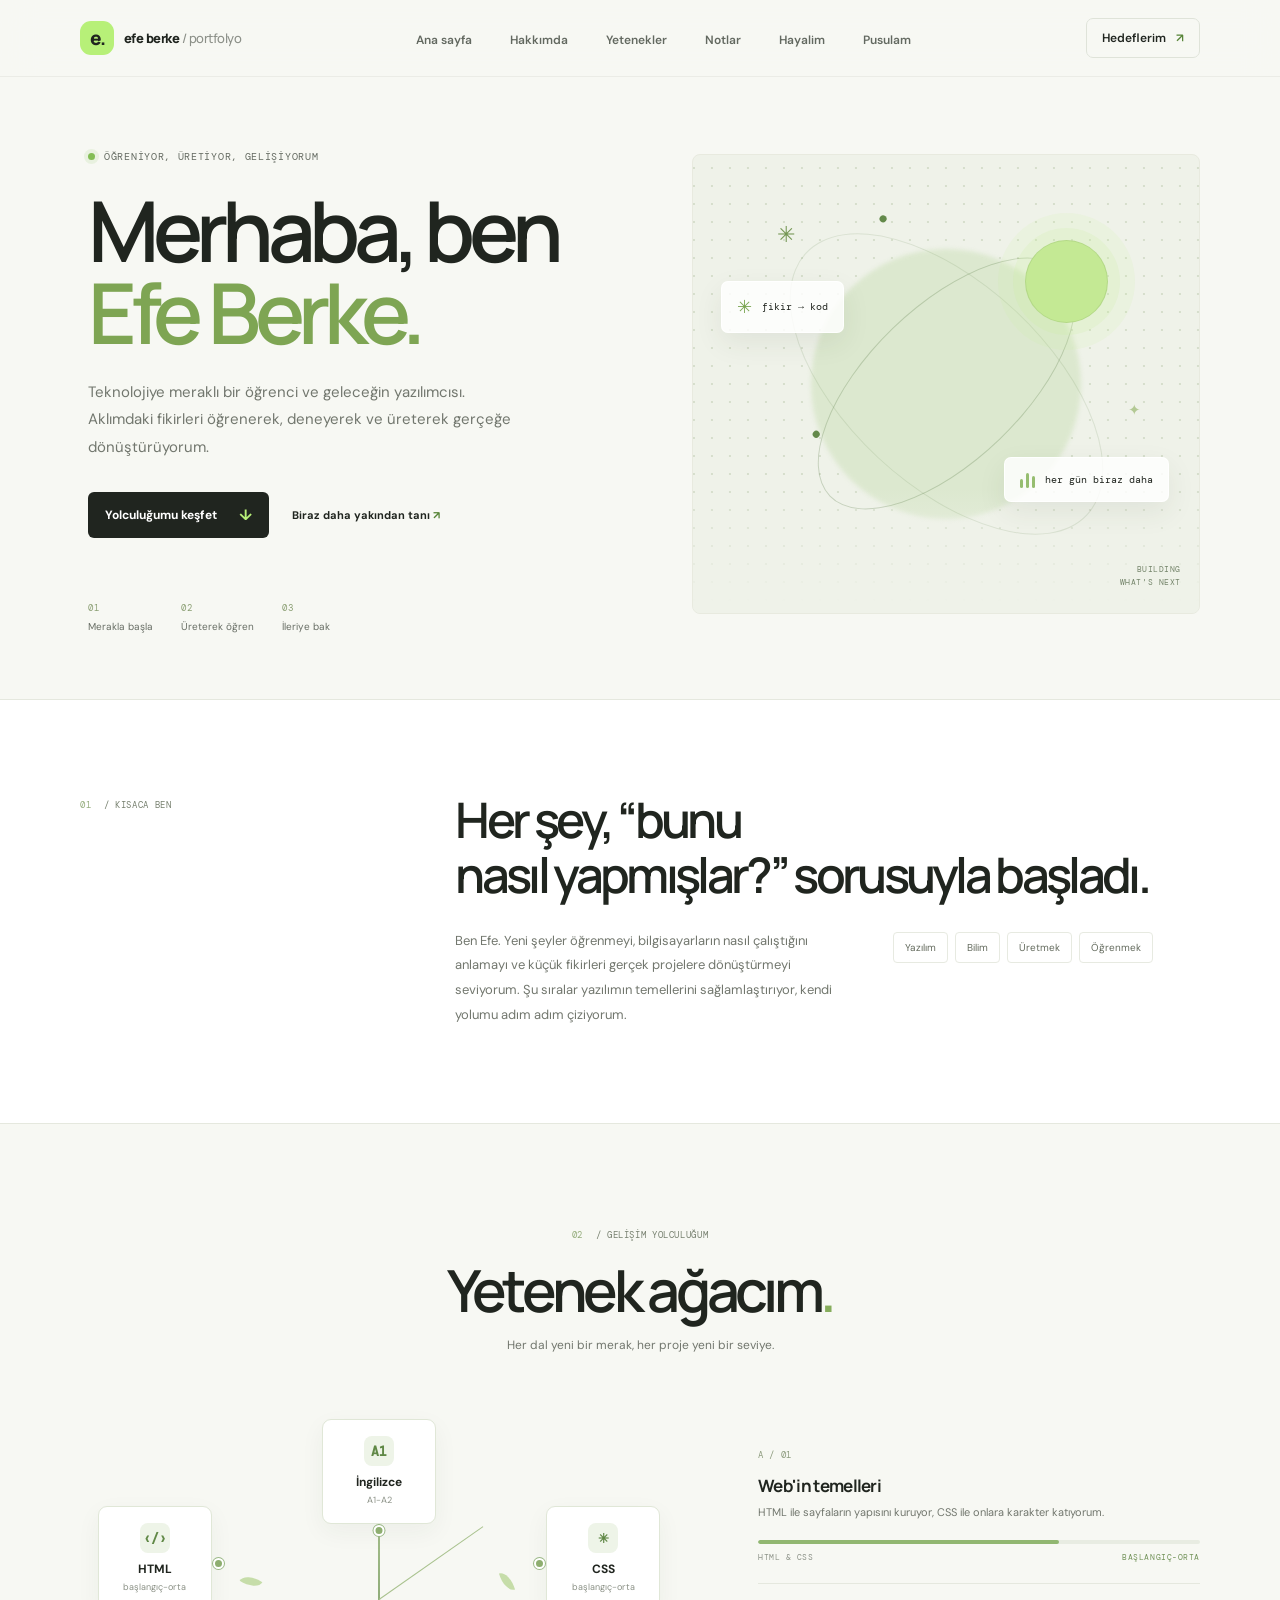
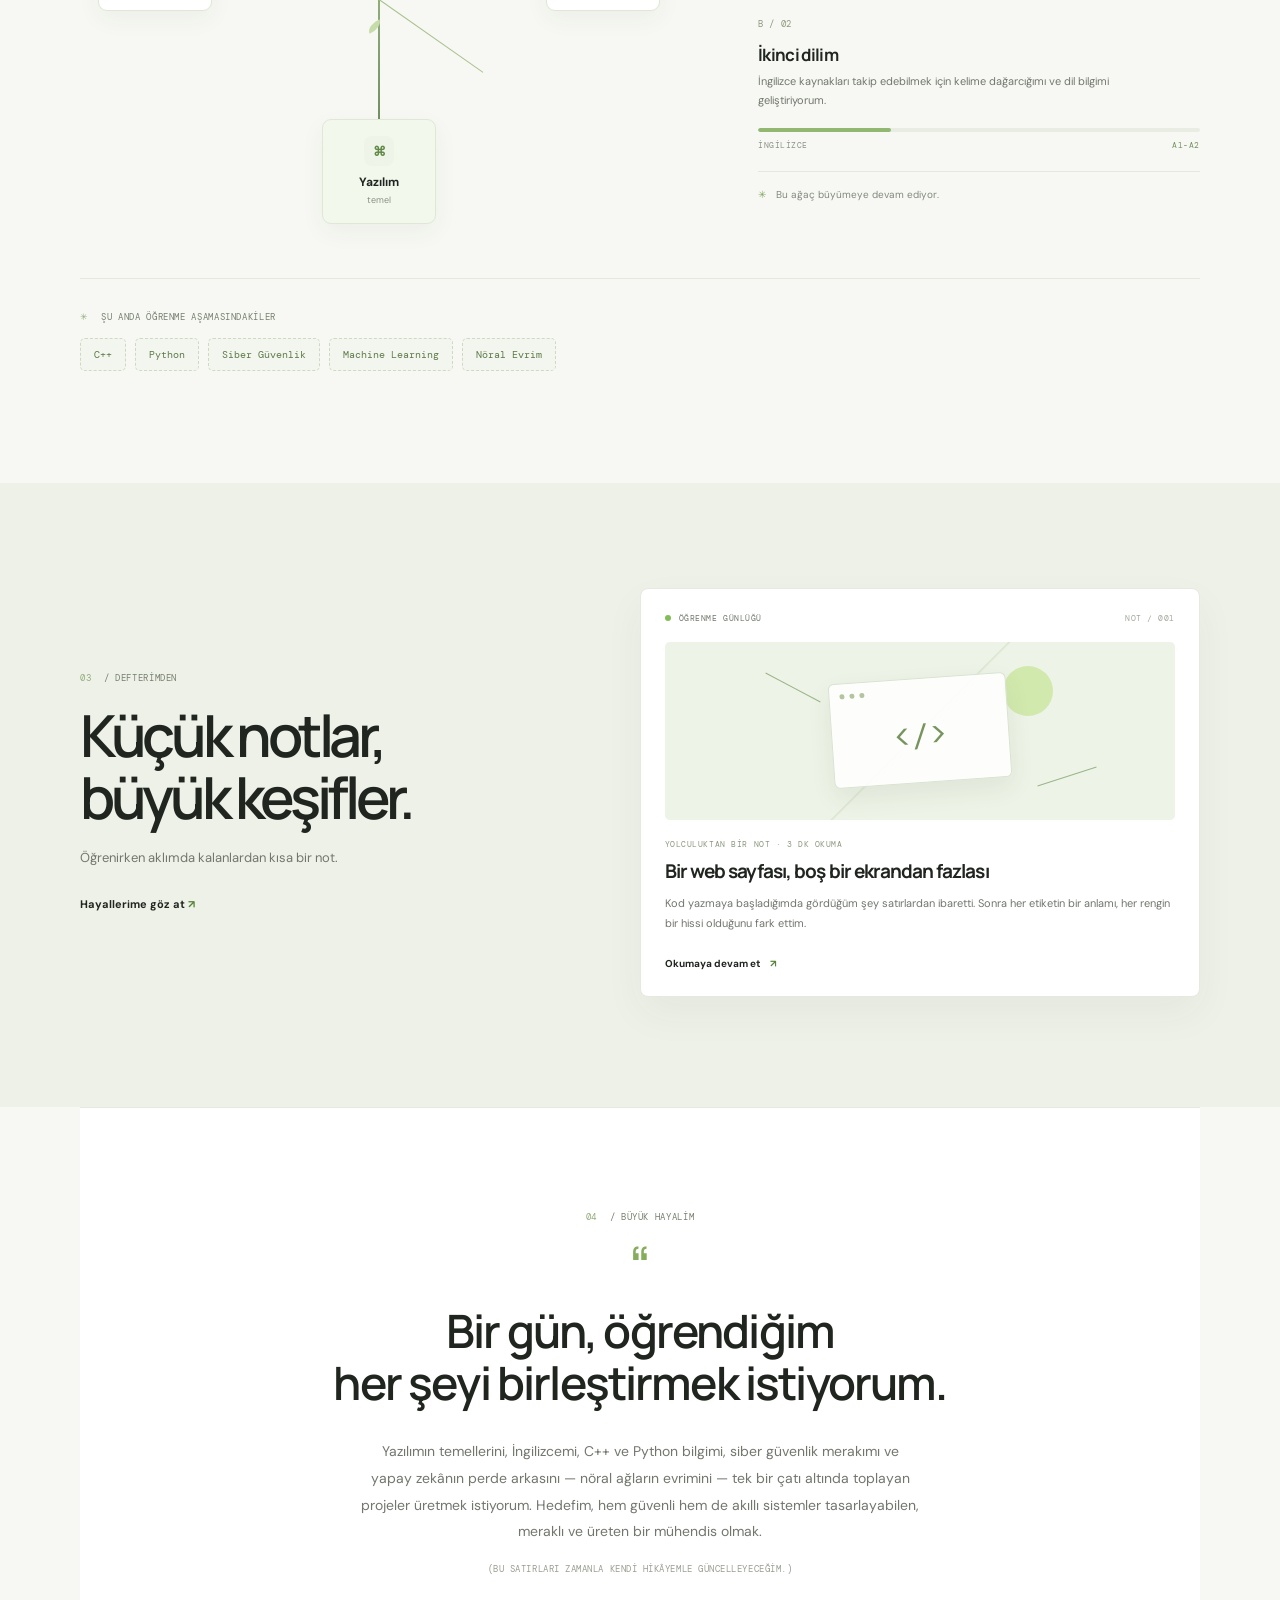
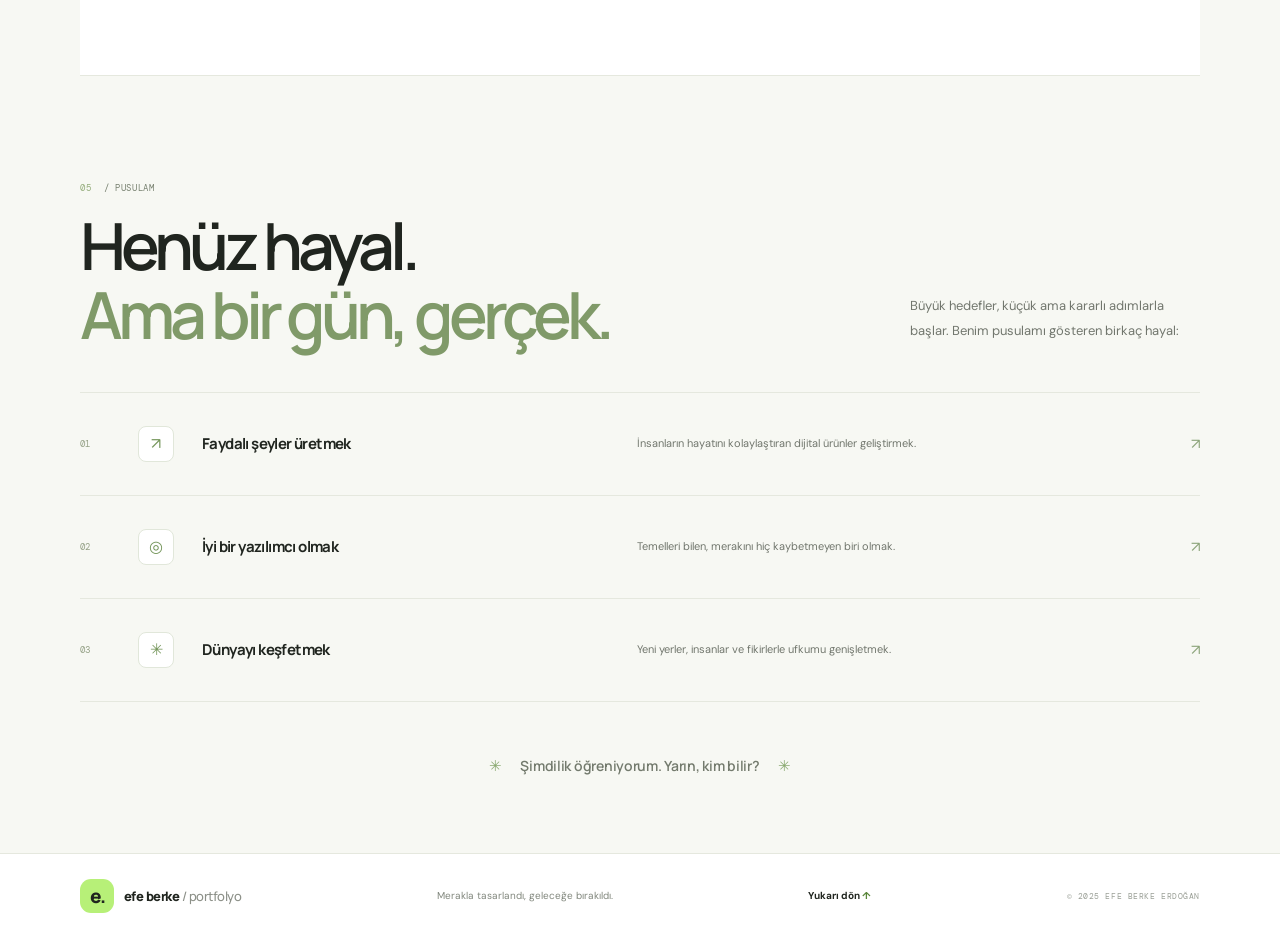
<file: index.html>
<!doctype html>
<html lang="tr">
  <head>
    <meta charset="UTF-8" />
    <meta name="viewport" content="width=device-width, initial-scale=1.0" />
    <meta
      name="description"
      content="Efe Berke Erdoğan, öğrenme yolculuğu ve gelecek hayalleri üzerine kişisel portfolyo."
    />
    <meta name="theme-color" content="#f7f8f3" />
    <title>Efe Berke Erdoğan — Kişisel Portfolyo</title>
    <link rel="stylesheet" href="style.css" />
  </head>
  <body>
    <header class="site-header">
      <nav class="navbar shell" aria-label="Ana navigasyon">
        <a class="brand" href="#home" aria-label="Efe Berke Erdoğan, ana sayfa">
          <span class="brand-mark">e.</span>
          <span>efe berke<span class="brand-muted"> / portfolyo</span></span>
        </a>
        <ul class="nav-links">
          <li><a href="#home">Ana sayfa</a></li>
          <li><a href="#about">Hakkımda</a></li>
          <li><a href="#skills">Yetenekler</a></li>
          <li><a href="#journal">Notlar</a></li>
          <li><a href="#dream-story">Hayalim</a></li>
          <li><a href="#dreams">Pusulam</a></li>
        </ul>
        <a class="nav-cta" href="#dreams">
          Hedeflerim <span aria-hidden="true">↗</span>
        </a>
      </nav>
    </header>

    <main>
      <!-- Hero / home section -->
      <section class="hero shell" id="home">
        <div class="hero-copy">
          <p class="eyebrow"><span class="status-dot"></span> Öğreniyor, üretiyor, gelişiyorum</p>
          <h1>Merhaba, ben<br /><span>Efe Berke.</span></h1>
          <p class="hero-intro">
            Teknolojiye meraklı bir öğrenci ve geleceğin yazılımcısı. Aklımdaki fikirleri
            öğrenerek, deneyerek ve üreterek gerçeğe dönüştürüyorum.
          </p>
          <div class="hero-actions">
            <a class="button button-primary" href="#skills">Yolculuğumu keşfet <span aria-hidden="true">↓</span></a>
            <a class="text-link" href="#about">Biraz daha yakından tanı <span aria-hidden="true">↗</span></a>
          </div>
          <div class="hero-meta">
            <div><span class="meta-number">01</span><span>Merakla başla</span></div>
            <div><span class="meta-number">02</span><span>Üreterek öğren</span></div>
            <div><span class="meta-number">03</span><span>İleriye bak</span></div>
          </div>
        </div>
        <div class="hero-art" aria-label="Fikirlerden geleceğe uzanan soyut bir illüstrasyon" role="img">
          <div class="art-orbit orbit-one"></div>
          <div class="art-orbit orbit-two"></div>
          <div class="art-sun"></div>
          <div class="art-card art-card-top"><span class="art-card-icon">✳</span><span>fikir → kod</span></div>
          <div class="art-card art-card-bottom"><span class="mini-bars"><i></i><i></i><i></i></span><span>her gün biraz daha</span></div>
          <span class="art-caption">BUILDING<br />WHAT'S NEXT</span>
          <span class="art-star star-one">✳</span>
          <span class="art-star star-two">✦</span>
        </div>
      </section>

      <!-- About section -->
      <section class="intro-section" id="about">
        <div class="shell intro-grid">
          <p class="section-kicker"><span>01</span> / KISACA BEN</p>
          <div class="intro-content">
            <h2>Her şey, “bunu<br class="desktop-break" /> nasıl yapmışlar?” sorusuyla başladı.</h2>
            <div class="intro-detail">
              <p>
                Ben Efe. Yeni şeyler öğrenmeyi, bilgisayarların nasıl çalıştığını anlamayı
                ve küçük fikirleri gerçek projelere dönüştürmeyi seviyorum. Şu sıralar
                yazılımın temellerini sağlamlaştırıyor, kendi yolumu adım adım çiziyorum.
              </p>
              <div class="interest-tags" aria-label="İlgi alanlarım">
                <span>Yazılım</span><span>Bilim</span><span>Üretmek</span><span>Öğrenmek</span>
              </div>
            </div>
          </div>
        </div>
      </section>

      <!-- Skills section -->
      <section class="skills-section shell" id="skills">
        <div class="section-heading">
          <p class="section-kicker"><span>02</span> / GELİŞİM YOLCULUĞUM</p>
          <h2>Yetenek ağacım<span class="heading-period">.</span></h2>
          <p>Her dal yeni bir merak, her proje yeni bir seviye.</p>
        </div>
        <div class="skill-layout">
          <div class="skill-tree" aria-label="Öğrenme ve yetenek ağacı">
            <div class="tree-trunk"></div>
            <div class="tree-branch-top"></div>
            <div class="tree-branch branch-left"></div>
            <div class="tree-branch branch-right"></div>
            <div class="tree-node node-root"><span class="node-symbol">⌘</span><span>Yazılım</span><small>temel</small></div>
            <div class="tree-node node-html"><span class="node-symbol">‹/›</span><span>HTML</span><small>başlangıç-orta</small></div>
            <div class="tree-node node-css"><span class="node-symbol">✳</span><span>CSS</span><small>başlangıç-orta</small></div>
            <div class="tree-node node-english"><span class="node-symbol">A1</span><span>İngilizce</span><small>A1-A2</small></div>
            <span class="tree-leaf leaf-one"></span><span class="tree-leaf leaf-two"></span>
            <span class="tree-leaf leaf-three"></span><span class="tree-leaf leaf-four"></span>
          </div>
          <div class="skills-aside">
            <div class="skill-note">
              <span class="note-index">A / 01</span>
              <h3>Web'in temelleri</h3>
              <p>HTML ile sayfaların yapısını kuruyor, CSS ile onlara karakter katıyorum.</p>
              <div class="skill-meter"><span style="--level: 68%"></span></div>
              <span class="meter-caption">HTML &amp; CSS <b>başlangıç-orta</b></span>
            </div>
            <div class="skill-note">
              <span class="note-index">B / 02</span>
              <h3>İkinci dilim</h3>
              <p>İngilizce kaynakları takip edebilmek için kelime dağarcığımı ve dil bilgimi geliştiriyorum.</p>
              <div class="skill-meter"><span style="--level: 30%"></span></div>
              <span class="meter-caption">İngilizce <b>A1-A2</b></span>
            </div>
            <p class="skills-footnote"><span>✳</span> Bu ağaç büyümeye devam ediyor.</p>
          </div>
        </div>
        <div class="learning-stage">
          <p class="learning-stage-label"><span>✳</span> Şu anda öğrenme aşamasındakiler</p>
          <div class="learning-tags" aria-label="Öğrenme aşamasındaki alanlar">
            <span>C++</span><span>Python</span><span>Siber Güvenlik</span><span>Machine Learning</span><span>Nöral Evrim</span>
          </div>
        </div>
      </section>

      <!-- Journal section -->
      <section class="journal-section" id="journal">
        <div class="shell journal-grid">
          <div class="journal-heading">
            <p class="section-kicker"><span>03</span> / DEFTERİMDEN</p>
            <h2>Küçük notlar,<br />büyük keşifler.</h2>
            <p>Öğrenirken aklımda kalanlardan kısa bir not.</p>
            <a class="text-link" href="#dreams">Hayallerime göz at <span aria-hidden="true">↗</span></a>
          </div>
          <article class="journal-card">
            <div class="journal-card-top"><span class="journal-label"><span></span> ÖĞRENME GÜNLÜĞÜ</span><span class="journal-number">NOT / 001</span></div>
            <div class="journal-illustration" aria-hidden="true">
              <div class="note-sun"></div><div class="note-window"><span></span><span></span><span></span><i>&lt;/&gt;</i></div>
              <div class="note-line line-a"></div><div class="note-line line-b"></div>
            </div>
            <p class="journal-date">YOLCULUKTAN BİR NOT · 3 DK OKUMA</p>
            <h3>Bir web sayfası, boş bir ekrandan fazlası</h3>
            <p class="journal-excerpt">
              Kod yazmaya başladığımda gördüğüm şey satırlardan ibaretti. Sonra her
              etiketin bir anlamı, her rengin bir hissi olduğunu fark ettim.
            </p>
            <a class="journal-read" href="#skills">Okumaya devam et <span aria-hidden="true">↗</span></a>
          </article>
        </div>
      </section>

      <!-- Personal dream / vision section -->
      <section class="dream-story-section shell" id="dream-story">
        <div class="dream-story-inner">
          <p class="section-kicker"><span>04</span> / BÜYÜK HAYALİM</p>
          <span class="dream-story-mark" aria-hidden="true">“</span>
          <h2>Bir gün, öğrendiğim<br />her şeyi birleştirmek istiyorum.</h2>
          <p class="dream-story-text">
            Yazılımın temellerini, İngilizcemi, C++ ve Python bilgimi, siber güvenlik
            merakımı ve yapay zekânın perde arkasını — nöral ağların evrimini —
            tek bir çatı altında toplayan projeler üretmek istiyorum. Hedefim,
            hem güvenli hem de akıllı sistemler tasarlayabilen, meraklı ve
            üreten bir mühendis olmak.
          </p>
          <p class="dream-story-note">(Bu satırları zamanla kendi hikâyemle güncelleyeceğim.)</p>
        </div>
      </section>

      <!-- Dreams / compass section -->
      <section class="dreams-section shell" id="dreams">
        <div class="dreams-top">
          <div>
            <p class="section-kicker"><span>05</span> / PUSULAM</p>
            <h2>Henüz hayal.<br /><span>Ama bir gün, gerçek.</span></h2>
          </div>
          <p class="dreams-intro">
            Büyük hedefler, küçük ama kararlı adımlarla başlar. Benim pusulamı gösteren
            birkaç hayal:
          </p>
        </div>
        <div class="dream-list">
          <article class="dream-item"><span class="dream-index">01</span><span class="dream-icon">↗</span><h3>Faydalı şeyler üretmek</h3><p>İnsanların hayatını kolaylaştıran dijital ürünler geliştirmek.</p><span class="dream-arrow">↗</span></article>
          <article class="dream-item"><span class="dream-index">02</span><span class="dream-icon">◎</span><h3>İyi bir yazılımcı olmak</h3><p>Temelleri bilen, merakını hiç kaybetmeyen biri olmak.</p><span class="dream-arrow">↗</span></article>
          <article class="dream-item"><span class="dream-index">03</span><span class="dream-icon">✳</span><h3>Dünyayı keşfetmek</h3><p>Yeni yerler, insanlar ve fikirlerle ufkumu genişletmek.</p><span class="dream-arrow">↗</span></article>
        </div>
        <div class="closing-note"><span class="closing-star">✳</span><p>Şimdilik öğreniyorum. Yarın, kim bilir?</p><span class="closing-star">✳</span></div>
      </section>
    </main>

    <!-- Footer -->
    <footer class="site-footer">
      <div class="shell footer-inner">
        <a class="brand footer-brand" href="#home"><span class="brand-mark">e.</span><span>efe berke<span class="brand-muted"> / portfolyo</span></span></a>
        <p>Merakla tasarlandı, geleceğe bırakıldı.</p>
        <a href="#home">Yukarı dön <span aria-hidden="true">↑</span></a>
        <span class="copyright">© 2025 Efe Berke Erdoğan</span>
      </div>
    </footer>
  </body>
</html>
</file>
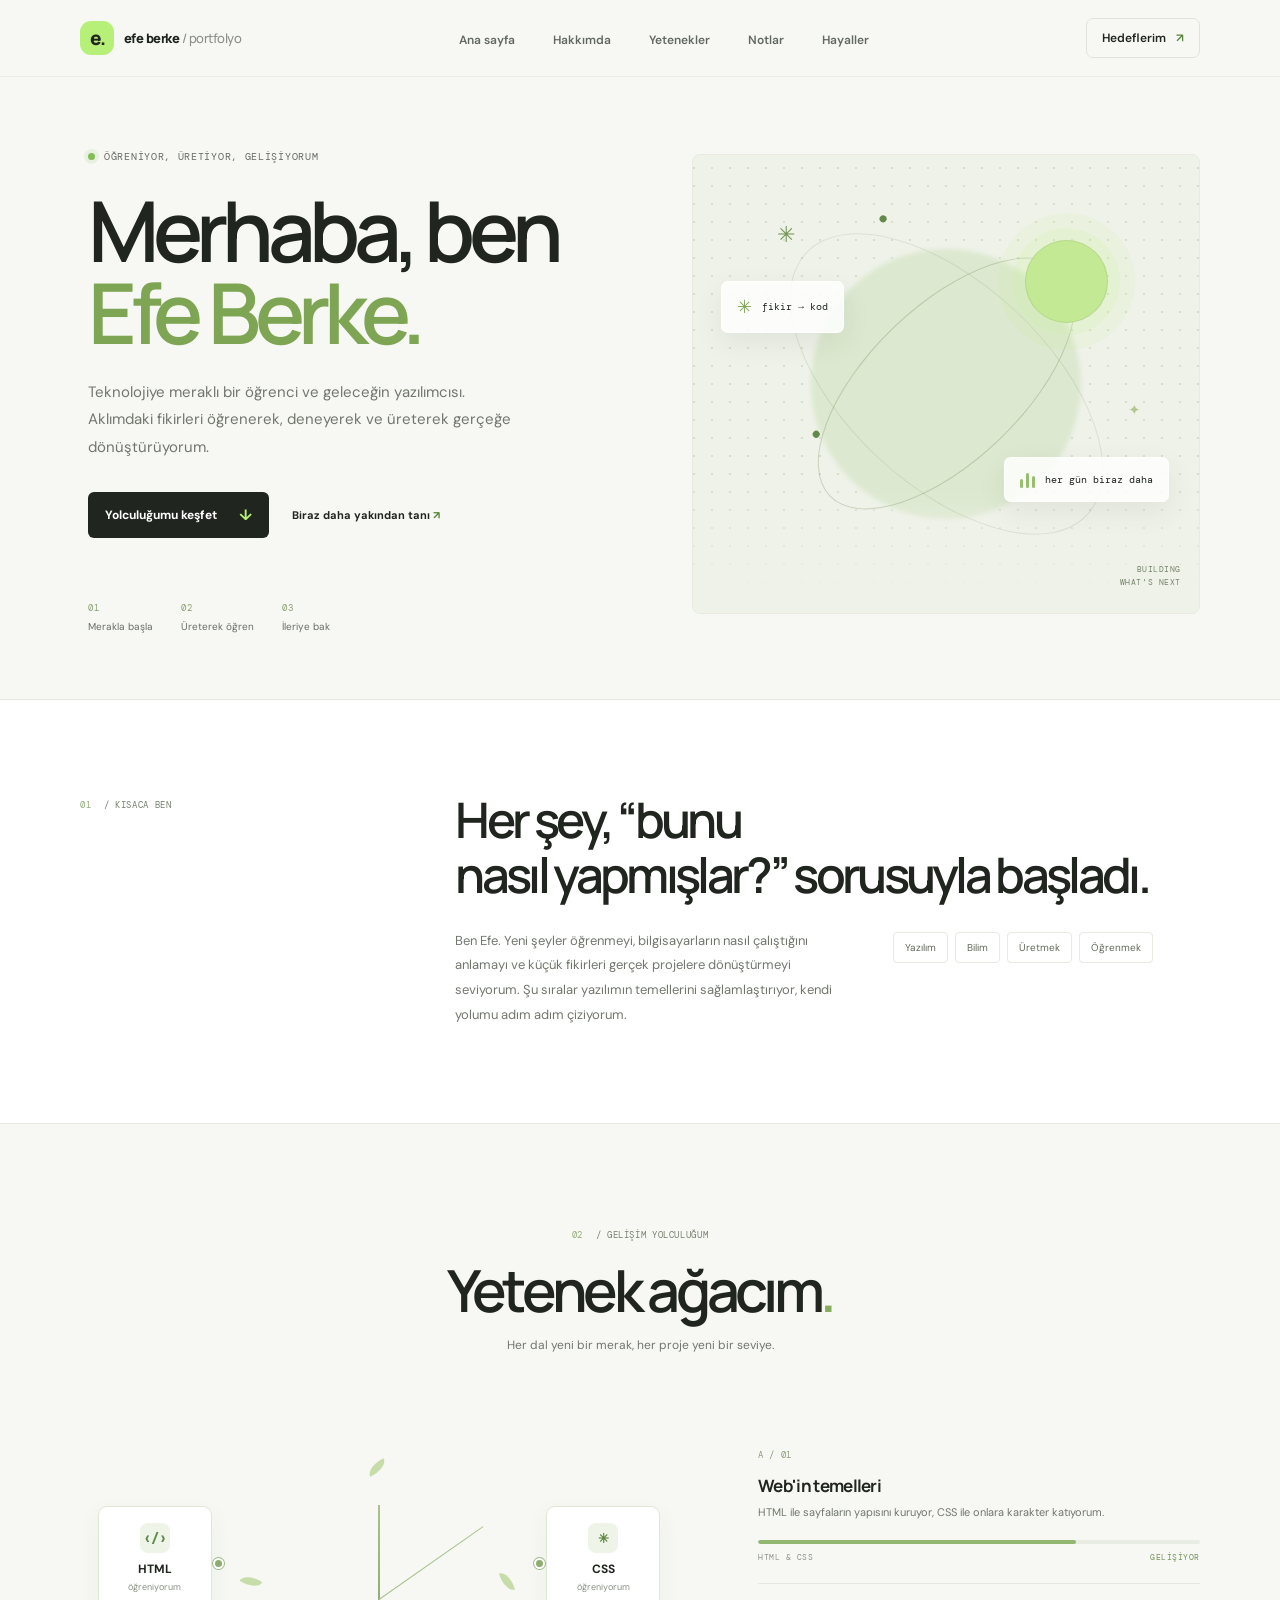
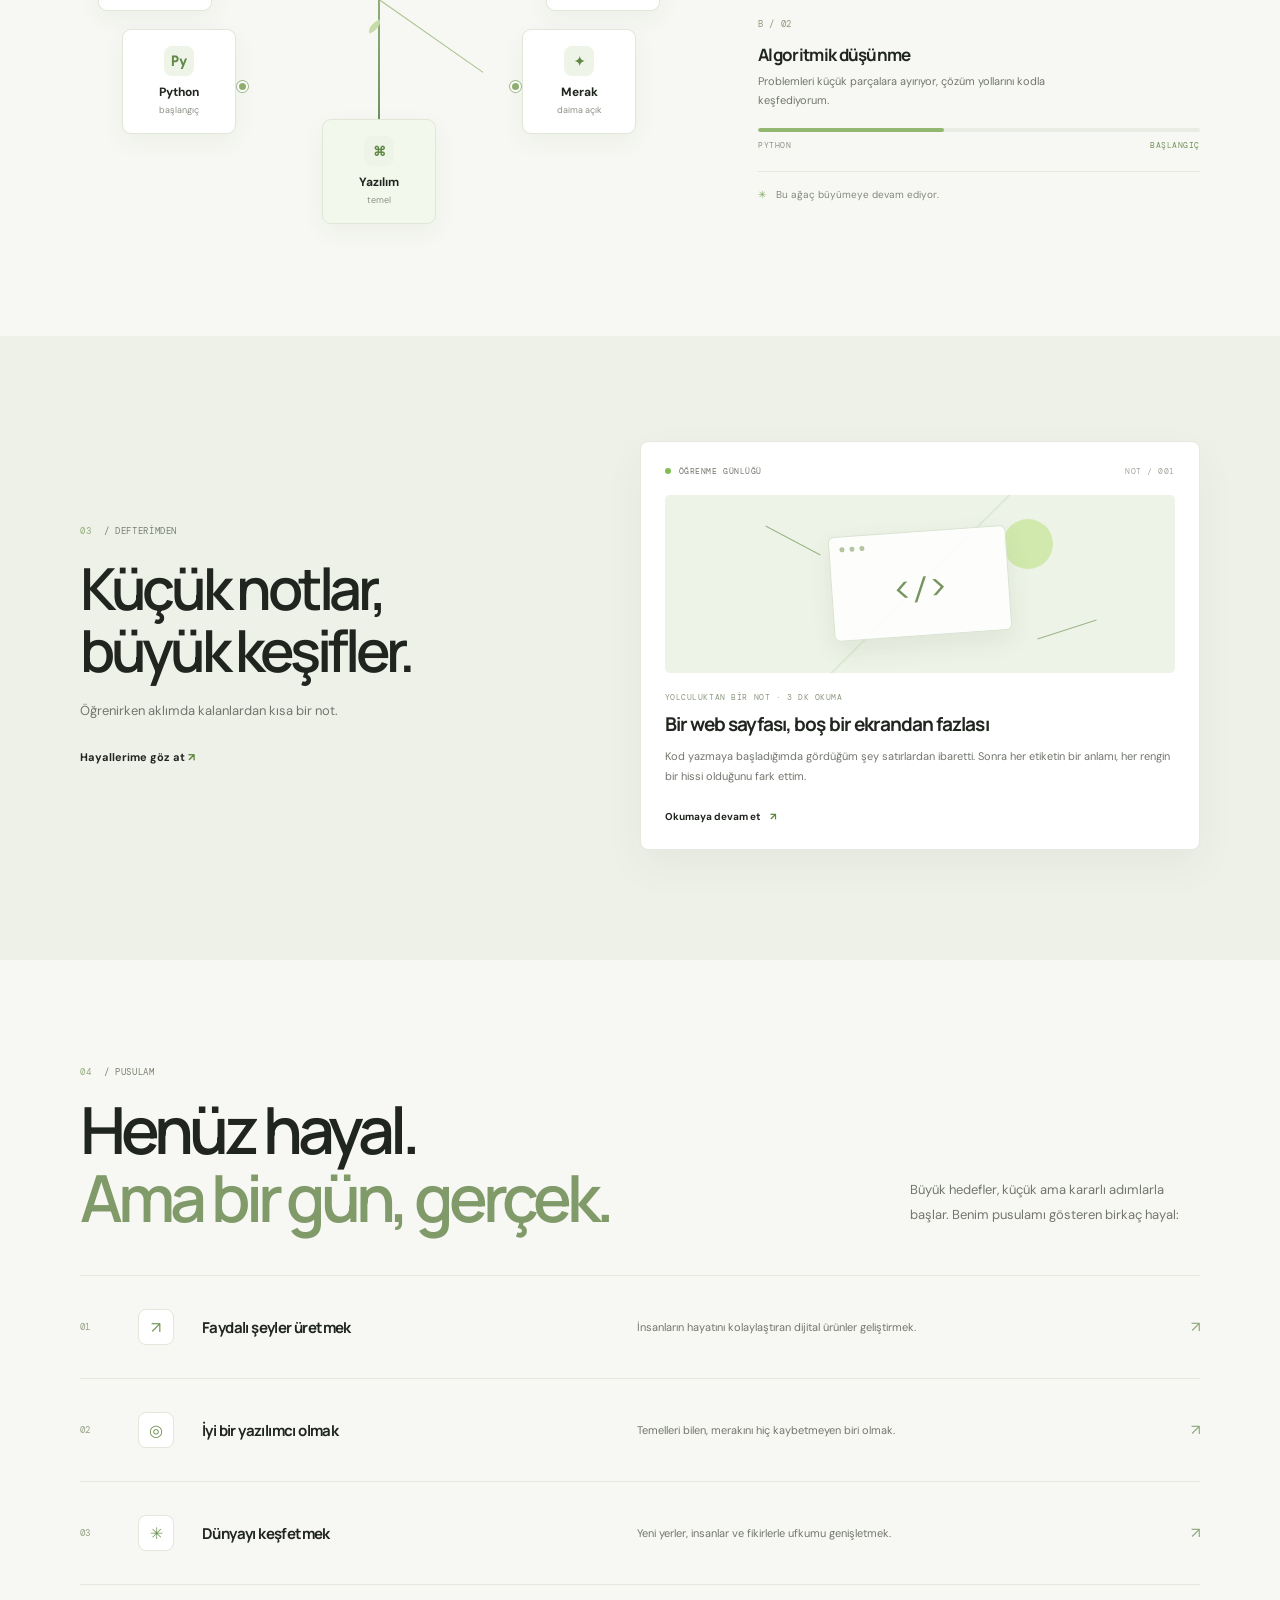
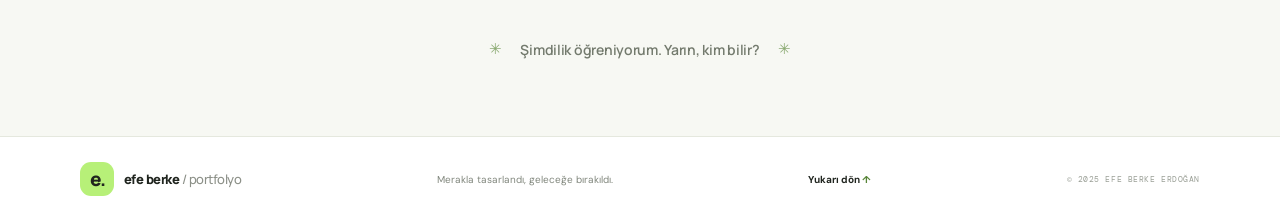
<file: frontend/index.html>
<!doctype html>
<html lang="tr">
  <head>
    <meta charset="UTF-8" />
    <meta name="viewport" content="width=device-width, initial-scale=1.0" />
    <meta
      name="description"
      content="Efe Berke Erdoğan'ın yazılım, öğrenme yolculuğu ve gelecek hayalleri üzerine kişisel portfolyosu."
    />
    <meta name="theme-color" content="#f7f8f3" />
    <title>Efe Berke Erdoğan — Kişisel Portfolyo</title>
    <link rel="stylesheet" href="css/style.css" />
  </head>
  <body>
    <header class="site-header">
      <nav class="navbar shell" aria-label="Ana navigasyon">
        <a class="brand" href="#home" aria-label="Efe Berke Erdoğan, ana sayfa">
          <span class="brand-mark">e.</span>
          <span>efe berke<span class="brand-muted"> / portfolyo</span></span>
        </a>
        <ul class="nav-links">
          <li><a href="#home">Ana sayfa</a></li>
          <li><a href="#hakkimda">Hakkımda</a></li>
          <li><a href="#yetenekler">Yetenekler</a></li>
          <li><a href="#notlar">Notlar</a></li>
          <li><a href="#hayaller">Hayaller</a></li>
        </ul>
        <a class="nav-cta" href="#hayaller">
          Hedeflerim <span aria-hidden="true">↗</span>
        </a>
      </nav>
    </header>

    <main>
      <section class="hero shell" id="home">
        <div class="hero-copy">
          <p class="eyebrow"><span class="status-dot"></span> Öğreniyor, üretiyor, gelişiyorum</p>
          <h1>Merhaba, ben<br /><span>Efe Berke.</span></h1>
          <p class="hero-intro">
            Teknolojiye meraklı bir öğrenci ve geleceğin yazılımcısı. Aklımdaki fikirleri
            öğrenerek, deneyerek ve üreterek gerçeğe dönüştürüyorum.
          </p>
          <div class="hero-actions">
            <a class="button button-primary" href="#yetenekler">Yolculuğumu keşfet <span aria-hidden="true">↓</span></a>
            <a class="text-link" href="#hakkimda">Biraz daha yakından tanı <span aria-hidden="true">↗</span></a>
          </div>
          <div class="hero-meta">
            <div><span class="meta-number">01</span><span>Merakla başla</span></div>
            <div><span class="meta-number">02</span><span>Üreterek öğren</span></div>
            <div><span class="meta-number">03</span><span>İleriye bak</span></div>
          </div>
        </div>
        <div class="hero-art" aria-label="Fikirlerden geleceğe uzanan soyut bir illüstrasyon" role="img">
          <div class="art-orbit orbit-one"></div>
          <div class="art-orbit orbit-two"></div>
          <div class="art-sun"></div>
          <div class="art-card art-card-top"><span class="art-card-icon">✳</span><span>fikir → kod</span></div>
          <div class="art-card art-card-bottom"><span class="mini-bars"><i></i><i></i><i></i></span><span>her gün biraz daha</span></div>
          <span class="art-caption">BUILDING<br />WHAT'S NEXT</span>
          <span class="art-star star-one">✳</span>
          <span class="art-star star-two">✦</span>
        </div>
      </section>

      <section class="intro-section" id="hakkimda">
        <div class="shell intro-grid">
          <p class="section-kicker"><span>01</span> / KISACA BEN</p>
          <div class="intro-content">
            <h2>Her şey, “bunu<br class="desktop-break" /> nasıl yapmışlar?” sorusuyla başladı.</h2>
            <div class="intro-detail">
              <p>
                Ben Efe. Yeni şeyler öğrenmeyi, bilgisayarların nasıl çalıştığını anlamayı
                ve küçük fikirleri gerçek projelere dönüştürmeyi seviyorum. Şu sıralar
                yazılımın temellerini sağlamlaştırıyor, kendi yolumu adım adım çiziyorum.
              </p>
              <div class="interest-tags" aria-label="İlgi alanlarım">
                <span>Yazılım</span><span>Bilim</span><span>Üretmek</span><span>Öğrenmek</span>
              </div>
            </div>
          </div>
        </div>
      </section>

      <section class="skills-section shell" id="yetenekler">
        <div class="section-heading">
          <p class="section-kicker"><span>02</span> / GELİŞİM YOLCULUĞUM</p>
          <h2>Yetenek ağacım<span class="heading-period">.</span></h2>
          <p>Her dal yeni bir merak, her proje yeni bir seviye.</p>
        </div>
        <div class="skill-layout">
          <div class="skill-tree" aria-label="Öğrenme ve yetenek ağacı">
            <div class="tree-trunk"></div>
            <div class="tree-branch branch-left"></div>
            <div class="tree-branch branch-right"></div>
            <div class="tree-node node-root"><span class="node-symbol">⌘</span><span>Yazılım</span><small>temel</small></div>
            <div class="tree-node node-html"><span class="node-symbol">‹/›</span><span>HTML</span><small>öğreniyorum</small></div>
            <div class="tree-node node-css"><span class="node-symbol">✳</span><span>CSS</span><small>öğreniyorum</small></div>
            <div class="tree-node node-python"><span class="node-symbol">Py</span><span>Python</span><small>başlangıç</small></div>
            <div class="tree-node node-curiosity"><span class="node-symbol">✦</span><span>Merak</span><small>daima açık</small></div>
            <span class="tree-leaf leaf-one"></span><span class="tree-leaf leaf-two"></span>
            <span class="tree-leaf leaf-three"></span><span class="tree-leaf leaf-four"></span>
          </div>
          <div class="skills-aside">
            <div class="skill-note">
              <span class="note-index">A / 01</span>
              <h3>Web'in temelleri</h3>
              <p>HTML ile sayfaların yapısını kuruyor, CSS ile onlara karakter katıyorum.</p>
              <div class="skill-meter"><span style="--level: 72%"></span></div>
              <span class="meter-caption">HTML &amp; CSS <b>gelişiyor</b></span>
            </div>
            <div class="skill-note">
              <span class="note-index">B / 02</span>
              <h3>Algoritmik düşünme</h3>
              <p>Problemleri küçük parçalara ayırıyor, çözüm yollarını kodla keşfediyorum.</p>
              <div class="skill-meter"><span style="--level: 42%"></span></div>
              <span class="meter-caption">Python <b>başlangıç</b></span>
            </div>
            <p class="skills-footnote"><span>✳</span> Bu ağaç büyümeye devam ediyor.</p>
          </div>
        </div>
      </section>

      <section class="journal-section" id="notlar">
        <div class="shell journal-grid">
          <div class="journal-heading">
            <p class="section-kicker"><span>03</span> / DEFTERİMDEN</p>
            <h2>Küçük notlar,<br />büyük keşifler.</h2>
            <p>Öğrenirken aklımda kalanlardan kısa bir not.</p>
            <a class="text-link" href="#hayaller">Hayallerime göz at <span aria-hidden="true">↗</span></a>
          </div>
          <article class="journal-card">
            <div class="journal-card-top"><span class="journal-label"><span></span> ÖĞRENME GÜNLÜĞÜ</span><span class="journal-number">NOT / 001</span></div>
            <div class="journal-illustration" aria-hidden="true">
              <div class="note-sun"></div><div class="note-window"><span></span><span></span><span></span><i>&lt;/&gt;</i></div>
              <div class="note-line line-a"></div><div class="note-line line-b"></div>
            </div>
            <p class="journal-date">YOLCULUKTAN BİR NOT · 3 DK OKUMA</p>
            <h3>Bir web sayfası, boş bir ekrandan fazlası</h3>
            <p class="journal-excerpt">
              Kod yazmaya başladığımda gördüğüm şey satırlardan ibaretti. Sonra her
              etiketin bir anlamı, her rengin bir hissi olduğunu fark ettim.
            </p>
            <a class="journal-read" href="#yetenekler">Okumaya devam et <span aria-hidden="true">↗</span></a>
          </article>
        </div>
      </section>

      <section class="dreams-section shell" id="hayaller">
        <div class="dreams-top">
          <div>
            <p class="section-kicker"><span>04</span> / PUSULAM</p>
            <h2>Henüz hayal.<br /><span>Ama bir gün, gerçek.</span></h2>
          </div>
          <p class="dreams-intro">
            Büyük hedefler, küçük ama kararlı adımlarla başlar. Benim pusulamı gösteren
            birkaç hayal:
          </p>
        </div>
        <div class="dream-list">
          <article class="dream-item"><span class="dream-index">01</span><span class="dream-icon">↗</span><h3>Faydalı şeyler üretmek</h3><p>İnsanların hayatını kolaylaştıran dijital ürünler geliştirmek.</p><span class="dream-arrow">↗</span></article>
          <article class="dream-item"><span class="dream-index">02</span><span class="dream-icon">◎</span><h3>İyi bir yazılımcı olmak</h3><p>Temelleri bilen, merakını hiç kaybetmeyen biri olmak.</p><span class="dream-arrow">↗</span></article>
          <article class="dream-item"><span class="dream-index">03</span><span class="dream-icon">✳</span><h3>Dünyayı keşfetmek</h3><p>Yeni yerler, insanlar ve fikirlerle ufkumu genişletmek.</p><span class="dream-arrow">↗</span></article>
        </div>
        <div class="closing-note"><span class="closing-star">✳</span><p>Şimdilik öğreniyorum. Yarın, kim bilir?</p><span class="closing-star">✳</span></div>
      </section>
    </main>

    <footer class="site-footer">
      <div class="shell footer-inner">
        <a class="brand footer-brand" href="#home"><span class="brand-mark">e.</span><span>efe berke<span class="brand-muted"> / portfolyo</span></span></a>
        <p>Merakla tasarlandı, geleceğe bırakıldı.</p>
        <a href="#home">Yukarı dön <span aria-hidden="true">↑</span></a>
        <span class="copyright">© 2025 Efe Berke Erdoğan</span>
      </div>
    </footer>
  </body>
</html>
</file>
<file: style.css>
@import url("https://fonts.googleapis.com/css2?family=DM+Mono:wght@400;500&family=DM+Sans:wght@400;500;600;700&family=Manrope:wght@400;500;600;700;800&display=swap");

:root {
  color-scheme: light;
  --ink: #20251f;
  --muted: #72776e;
  --paper: #f7f8f3;
  --white: #fff;
  --line: #e5e8de;
  --green: #b7f078;
  --deep-green: #244731;
  --mono: "DM Mono", "Courier New", monospace;
  --sans: "DM Sans", "Segoe UI", sans-serif;
  --display: "Manrope", "Segoe UI", sans-serif;
}

* {
  box-sizing: border-box;
}

html {
  scroll-behavior: smooth;
  scroll-padding-top: 92px;
}

body {
  margin: 0;
  background: var(--paper);
  color: var(--ink);
  font-family: var(--sans);
  -webkit-font-smoothing: antialiased;
}

a {
  color: inherit;
  text-decoration: none;
}

.shell {
  width: min(1120px, calc(100% - 64px));
  margin-inline: auto;
}

.site-header {
  position: sticky;
  z-index: 10;
  top: 0;
  border-bottom: 1px solid rgb(32 37 31 / 6%);
  background: rgb(247 248 243 / 92%);
  backdrop-filter: blur(16px);
}

.navbar {
  display: flex;
  min-height: 76px;
  align-items: center;
  justify-content: space-between;
  gap: 24px;
}

.brand {
  display: inline-flex;
  flex-shrink: 0;
  align-items: center;
  gap: 10px;
  font-family: var(--display);
  font-size: 13px;
  font-weight: 800;
  letter-spacing: -0.04em;
}

.brand-mark {
  display: grid;
  width: 34px;
  height: 34px;
  place-items: center;
  border-radius: 11px;
  background: var(--green);
  font-size: 19px;
  letter-spacing: -0.08em;
}

.brand-muted {
  color: #8c9088;
  font-weight: 500;
}

.nav-links {
  display: flex;
  align-items: center;
  gap: clamp(18px, 3vw, 38px);
  margin: 0;
  padding: 0;
  list-style: none;
}

.nav-links a,
.nav-cta {
  font-size: 12px;
  font-weight: 600;
  transition: color 180ms ease;
}

.nav-links a {
  color: #636960;
}

.nav-links a:hover,
.footer-inner > a:last-of-type:hover {
  color: #588538;
}

.nav-cta {
  display: inline-flex;
  align-items: center;
  gap: 10px;
  padding: 11px 15px;
  border: 1px solid #dfe3d9;
  border-radius: 7px;
}

.nav-cta span,
.text-link span,
.journal-read span,
.footer-inner > a:last-of-type span {
  color: #588538;
}

.hero {
  display: grid;
  min-height: 620px;
  grid-template-columns: 1fr 0.92fr;
  align-items: center;
  gap: 60px;
  padding-top: 58px;
  padding-bottom: 66px;
}

.hero-copy {
  padding: 15px 0 0 8px;
}

.eyebrow,
.section-kicker,
.journal-label,
.journal-number,
.journal-date,
.note-index,
.meter-caption,
.art-caption,
.meta-number,
.copyright {
  font-family: var(--mono);
  text-transform: uppercase;
  letter-spacing: 0.07em;
}

.eyebrow {
  display: flex;
  align-items: center;
  gap: 9px;
  margin: 0 0 26px;
  color: #656b62;
  font-size: 10px;
}

.status-dot,
.journal-label span {
  width: 7px;
  height: 7px;
  border-radius: 50%;
  background: #83bd55;
  box-shadow: 0 0 0 4px rgb(131 189 85 / 13%);
}

.hero h1,
.section-heading h2,
.intro-content h2,
.journal-heading h2,
.dreams-top h2 {
  margin: 0;
  font-family: var(--display);
  font-weight: 600;
  letter-spacing: -0.075em;
}

.hero h1 {
  font-size: clamp(58px, 7vw, 84px);
  line-height: 0.98;
}

.hero h1 span {
  color: #7ea553;
}

.hero-intro {
  max-width: 440px;
  margin: 25px 0 0;
  color: var(--muted);
  font-size: 15px;
  line-height: 1.85;
}

.hero-actions {
  display: flex;
  align-items: center;
  flex-wrap: wrap;
  gap: 23px;
  margin-top: 30px;
}

.button {
  display: inline-flex;
  min-height: 46px;
  align-items: center;
  justify-content: center;
  gap: 22px;
  padding: 0 17px;
  border-radius: 6px;
  font-size: 12px;
  font-weight: 700;
  transition: transform 180ms ease, background 180ms ease;
}

.button:hover {
  transform: translateY(-2px);
}

.button-primary {
  background: var(--ink);
  color: white;
}

.button-primary:hover {
  background: #3a4835;
}

.button-primary span {
  color: var(--green);
  font-size: 15px;
}

.text-link {
  font-size: 11px;
  font-weight: 700;
}

.hero-meta {
  display: flex;
  gap: 28px;
  margin-top: 64px;
}

.hero-meta div {
  display: grid;
  gap: 6px;
}

.meta-number {
  color: #8a9e72;
  font-size: 9px;
}

.hero-meta div span:last-child {
  color: #686e65;
  font-size: 10px;
}

.hero-art {
  position: relative;
  display: grid;
  min-height: 460px;
  overflow: hidden;
  place-items: center;
  border: 1px solid #e8eadf;
  border-radius: 8px;
  background-color: #eff2e9;
  background-image: radial-gradient(#d6decc 0.8px, transparent 0.8px);
  background-position: center;
  background-size: 18px 18px;
}

.hero-art::before,
.hero-art::after {
  position: absolute;
  content: "";
}

.hero-art::before {
  width: 270px;
  height: 270px;
  border-radius: 50%;
  background: #dce8cf;
  filter: blur(2px);
}

.hero-art::after {
  inset: auto 0 0;
  height: 125px;
  background: linear-gradient(0deg, #eff2e9 7%, transparent);
}

.art-sun {
  position: absolute;
  z-index: 1;
  top: 85px;
  right: 91px;
  width: 83px;
  height: 83px;
  border: 1px solid rgb(107 143 77 / 18%);
  border-radius: 50%;
  background: #c4e994;
  box-shadow: 0 0 0 12px rgb(196 233 148 / 17%), 0 0 0 27px rgb(196 233 148 / 12%);
}

.art-orbit {
  position: absolute;
  z-index: 1;
  width: 325px;
  height: 155px;
  border: 1px solid rgb(86 119 67 / 27%);
  border-radius: 50%;
  transform: rotate(-44deg);
}

.orbit-two {
  width: 385px;
  height: 202px;
  border-color: rgb(86 119 67 / 14%);
  transform: rotate(43deg);
}

.art-orbit::after {
  position: absolute;
  top: 19px;
  left: 29px;
  width: 7px;
  height: 7px;
  border-radius: 50%;
  background: #63894a;
  content: "";
}

.art-card {
  position: absolute;
  z-index: 2;
  display: flex;
  align-items: center;
  gap: 10px;
  padding: 13px 15px;
  border: 1px solid rgb(255 255 255 / 85%);
  border-radius: 7px;
  background: rgb(255 255 255 / 82%);
  box-shadow: 0 10px 28px rgb(53 70 43 / 8%);
  font-family: var(--mono);
  font-size: 10px;
}

.art-card-top {
  top: 126px;
  left: 28px;
}

.art-card-bottom {
  right: 30px;
  bottom: 111px;
}

.art-card-icon {
  color: #78a34f;
  font-size: 18px;
}

.mini-bars {
  display: flex;
  align-items: end;
  gap: 3px;
  height: 17px;
}

.mini-bars i {
  width: 3px;
  height: 9px;
  border-radius: 3px;
  background: #96bd70;
}

.mini-bars i:nth-child(2) {
  height: 15px;
}

.mini-bars i:nth-child(3) {
  height: 12px;
}

.art-caption {
  position: absolute;
  z-index: 2;
  right: 18px;
  bottom: 23px;
  color: #75856b;
  font-size: 8px;
  line-height: 1.7;
  text-align: right;
}

.art-star {
  position: absolute;
  z-index: 2;
  color: #749654;
}

.star-one {
  top: 65px;
  left: 84px;
  font-size: 22px;
}

.star-two {
  right: 58px;
  bottom: 193px;
  color: #b3c994;
  font-size: 15px;
}

.intro-section {
  border-block: 1px solid var(--line);
  background: #fff;
}

.intro-grid {
  display: grid;
  grid-template-columns: 0.72fr 1.7fr;
  gap: 60px;
  padding-top: 92px;
  padding-bottom: 96px;
}

.section-kicker {
  margin: 7px 0 0;
  color: #77806f;
  font-size: 9px;
}

.section-kicker span {
  margin-right: 7px;
  color: #94ac7b;
}

.intro-content h2 {
  font-size: clamp(35px, 4vw, 49px);
  line-height: 1.13;
}

.intro-detail {
  display: grid;
  grid-template-columns: 1fr 0.78fr;
  align-items: start;
  gap: 44px;
  margin-top: 26px;
}

.intro-detail > p,
.journal-heading > p:not(.section-kicker),
.dreams-intro {
  margin: 0;
  color: var(--muted);
  font-size: 13px;
  line-height: 1.9;
}

.interest-tags {
  display: flex;
  flex-wrap: wrap;
  gap: 7px;
  padding-top: 3px;
}

.interest-tags span {
  padding: 8px 11px;
  border: 1px solid #e7eae1;
  border-radius: 4px;
  color: #646b5e;
  font-size: 10px;
}

.skills-section {
  padding-top: 105px;
  padding-bottom: 112px;
}

.section-heading {
  text-align: center;
}

.section-heading .section-kicker {
  margin: 0 0 18px;
}

.section-heading h2 {
  font-size: clamp(42px, 5vw, 58px);
  line-height: 1.08;
}

.heading-period {
  color: #86ad5c;
}

.section-heading > p:last-child {
  margin: 15px 0 0;
  color: var(--muted);
  font-size: 12px;
}

.skill-layout {
  display: grid;
  grid-template-columns: 1.15fr 0.85fr;
  align-items: center;
  gap: 80px;
  margin-top: 66px;
}

.skill-tree {
  position: relative;
  min-height: 405px;
}

.tree-trunk {
  position: absolute;
  bottom: 32px;
  left: 50%;
  width: 2px;
  height: 287px;
  background: linear-gradient(#a9c28e, #5d8150);
  transform: translateX(-50%);
}

.tree-trunk::after {
  position: absolute;
  bottom: -4px;
  left: -30px;
  width: 62px;
  height: 8px;
  border-radius: 50%;
  background: #779467;
  content: "";
}

.tree-branch-top {
  position: absolute;
  top: 40px;
  left: 50%;
  width: 1px;
  height: 46px;
  background: #a9c28e;
  transform: translateX(-50%);
}

.tree-branch {
  position: absolute;
  top: 180px;
  left: 50%;
  width: 127px;
  height: 1px;
  background: #a9c28e;
  transform-origin: left center;
}

.branch-left {
  transform: rotate(-35deg);
}

.branch-right {
  transform: rotate(35deg);
}

.tree-node {
  position: absolute;
  z-index: 1;
  display: grid;
  width: 114px;
  min-height: 105px;
  justify-items: center;
  align-content: center;
  gap: 4px;
  border: 1px solid #e0e7d7;
  border-radius: 9px;
  background: #fff;
  box-shadow: 0 8px 24px rgb(44 65 39 / 5%);
  font-size: 12px;
  font-weight: 700;
}

.tree-node small {
  color: #8a9085;
  font-size: 9px;
  font-weight: 400;
  text-align: center;
}

.node-symbol {
  display: grid;
  width: 30px;
  height: 30px;
  place-items: center;
  margin-bottom: 4px;
  border-radius: 8px;
  background: #eef4e8;
  color: #608846;
  font-family: var(--mono);
  font-size: 13px;
}

.node-root {
  bottom: 0;
  left: 50%;
  background: #f3f8ed;
  transform: translateX(-50%);
}

.node-html {
  top: 87px;
  left: 3%;
}

.node-css {
  top: 87px;
  right: 3%;
}

.node-english {
  top: 0;
  left: 50%;
  transform: translateX(-50%);
}

.node-html::after,
.node-css::after {
  position: absolute;
  top: 50%;
  width: 7px;
  height: 7px;
  border: 2px solid #fff;
  border-radius: 50%;
  background: #8eae70;
  box-shadow: 0 0 0 1px #9bb887;
  content: "";
}

.node-html::after {
  right: -13px;
}

.node-css::after {
  left: -13px;
}

.node-english::after {
  position: absolute;
  bottom: -13px;
  left: 50%;
  width: 7px;
  height: 7px;
  border: 2px solid #fff;
  border-radius: 50%;
  background: #8eae70;
  box-shadow: 0 0 0 1px #9bb887;
  content: "";
  transform: translateX(-50%);
}

.tree-leaf {
  position: absolute;
  z-index: 0;
  width: 20px;
  height: 11px;
  border-radius: 100% 0 100% 0;
  background: #c6dda9;
  transform: rotate(-25deg);
}

.leaf-one {
  top: 43px;
  left: 48%;
}

.leaf-two {
  top: 157px;
  left: 27%;
  transform: rotate(32deg);
}

.leaf-three {
  top: 157px;
  right: 27%;
  transform: rotate(74deg);
}

.leaf-four {
  top: 203px;
  left: 48%;
  width: 15px;
  height: 9px;
}

.skills-aside {
  display: grid;
  gap: 27px;
  padding: 9px 0;
}

.skill-note {
  padding-bottom: 21px;
  border-bottom: 1px solid var(--line);
}

.note-index {
  color: #8b9a7c;
  font-size: 9px;
}

.skill-note h3 {
  margin: 11px 0 6px;
  font-family: var(--display);
  font-size: 17px;
  letter-spacing: -0.04em;
}

.skill-note p {
  max-width: 360px;
  margin: 0;
  color: var(--muted);
  font-size: 11px;
  line-height: 1.8;
}

.skill-meter {
  height: 4px;
  overflow: hidden;
  margin-top: 17px;
  border-radius: 5px;
  background: #e8ece2;
}

.skill-meter span {
  display: block;
  width: var(--level);
  height: 100%;
  border-radius: inherit;
  background: #91b771;
}

.meter-caption {
  display: flex;
  justify-content: space-between;
  margin-top: 8px;
  color: #8c9288;
  font-size: 8px;
}

.meter-caption b {
  color: #73935a;
  font-weight: 400;
}

.skills-footnote {
  margin: -11px 0 0;
  color: #82887d;
  font-size: 10px;
}

.skills-footnote span {
  margin-right: 7px;
  color: #80a45e;
}

.learning-stage {
  margin-top: 54px;
  padding-top: 32px;
  border-top: 1px solid var(--line);
}

.learning-stage-label {
  margin: 0 0 15px;
  color: #77806f;
  font-family: var(--mono);
  font-size: 9px;
  text-transform: uppercase;
  letter-spacing: 0.07em;
}

.learning-stage-label span {
  margin-right: 7px;
  color: #94ac7b;
}

.learning-tags {
  display: flex;
  flex-wrap: wrap;
  gap: 9px;
}

.learning-tags span {
  padding: 9px 13px;
  border: 1px dashed #cfd9c2;
  border-radius: 5px;
  color: #5f7a4a;
  font-family: var(--mono);
  font-size: 10px;
  background: #f3f6ee;
}

.dream-story-section {
  padding-top: 96px;
  padding-bottom: 100px;
  border-block: 1px solid var(--line);
  background: #fff;
}

.dream-story-inner {
  max-width: 720px;
  margin: 0 auto;
  text-align: center;
}

.dream-story-mark {
  display: block;
  margin: 14px 0 4px;
  color: #86ad5c;
  font-family: var(--display);
  font-size: 64px;
  line-height: 1;
}

.dream-story-section h2 {
  margin: 0 0 28px;
  font-family: var(--display);
  font-weight: 600;
  font-size: clamp(32px, 4vw, 46px);
  line-height: 1.15;
  letter-spacing: -0.04em;
}

.dream-story-text {
  max-width: 560px;
  margin: 0 auto;
  color: var(--muted);
  font-size: 14px;
  line-height: 1.9;
}

.dream-story-note {
  margin: 18px 0 0;
  color: #9a9f92;
  font-family: var(--mono);
  font-size: 9px;
  text-transform: uppercase;
  letter-spacing: 0.06em;
}

.journal-section {
  background: #eef1e8;
}

.journal-grid {
  display: grid;
  grid-template-columns: 0.82fr 1fr;
  align-items: center;
  gap: 100px;
  padding-top: 105px;
  padding-bottom: 110px;
}

.journal-heading .section-kicker {
  margin: 0 0 20px;
}

.journal-heading h2 {
  font-size: clamp(39px, 5vw, 58px);
  line-height: 1.08;
}

.journal-heading > p:not(.section-kicker) {
  max-width: 300px;
  margin-top: 17px;
}

.journal-heading .text-link {
  display: inline-block;
  margin-top: 26px;
}

.journal-card {
  padding: 24px;
  border: 1px solid #e6e9e0;
  border-radius: 8px;
  background: #fff;
  box-shadow: 0 16px 40px rgb(41 55 34 / 5%);
}

.journal-card-top {
  display: flex;
  align-items: center;
  justify-content: space-between;
}

.journal-label {
  display: inline-flex;
  align-items: center;
  gap: 8px;
  color: #6f766b;
  font-size: 8px;
}

.journal-label span {
  width: 6px;
  height: 6px;
  box-shadow: none;
}

.journal-number {
  color: #a2a89c;
  font-size: 8px;
}

.journal-illustration {
  position: relative;
  display: grid;
  height: 178px;
  overflow: hidden;
  margin-top: 19px;
  place-items: center;
  border-radius: 5px;
  background-color: #edf3e6;
  background-image: linear-gradient(135deg, transparent 49.8%, #dbe6d1 50%, transparent 50.4%);
  background-size: 100% 100%;
}

.note-sun {
  position: absolute;
  top: 24px;
  right: 24%;
  width: 50px;
  height: 50px;
  border-radius: 50%;
  background: #d2e9ae;
}

.note-window {
  position: relative;
  z-index: 1;
  display: flex;
  width: 178px;
  height: 105px;
  align-items: flex-start;
  gap: 5px;
  padding: 10px;
  border: 1px solid #d9e3d2;
  border-radius: 6px;
  background: rgb(255 255 255 / 89%);
  box-shadow: 0 10px 24px rgb(59 79 47 / 8%);
  transform: rotate(-4deg);
}

.note-window span {
  width: 5px;
  height: 5px;
  border-radius: 50%;
  background: #b3c49f;
}

.note-window i {
  position: absolute;
  top: 37px;
  left: 0;
  width: 100%;
  color: #77945e;
  font-family: var(--mono);
  font-size: 30px;
  font-style: normal;
  text-align: center;
}

.note-line {
  position: absolute;
  z-index: 0;
  width: 62px;
  height: 1px;
  background: #9bb589;
}

.line-a {
  top: 45px;
  left: 19%;
  transform: rotate(28deg);
}

.line-b {
  right: 15%;
  bottom: 43px;
  transform: rotate(-18deg);
}

.journal-date {
  margin: 19px 0 9px;
  color: #8c9881;
  font-size: 8px;
}

.journal-card h3 {
  margin: 0;
  font-family: var(--display);
  font-size: 19px;
  letter-spacing: -0.05em;
}

.journal-excerpt {
  margin: 10px 0 17px;
  color: var(--muted);
  font-size: 11px;
  line-height: 1.8;
}

.journal-read {
  display: inline-flex;
  align-items: center;
  gap: 10px;
  font-size: 10px;
  font-weight: 700;
}

.dreams-section {
  padding-top: 106px;
  padding-bottom: 77px;
}

.dreams-top {
  display: flex;
  align-items: end;
  justify-content: space-between;
  gap: 50px;
  padding-bottom: 42px;
}

.dreams-top .section-kicker {
  margin: 0 0 18px;
}

.dreams-top h2 {
  font-size: clamp(42px, 5.5vw, 65px);
  line-height: 1.06;
}

.dreams-top h2 span {
  color: #809a69;
}

.dreams-intro {
  max-width: 290px;
  padding-bottom: 6px;
}

.dream-list {
  border-top: 1px solid var(--line);
}

.dream-item {
  display: grid;
  min-height: 103px;
  grid-template-columns: 42px 48px minmax(180px, 0.8fr) 1fr 24px;
  align-items: center;
  gap: 16px;
  border-bottom: 1px solid var(--line);
  transition: padding 180ms ease, background 180ms ease;
}

.dream-item:hover {
  padding-inline: 10px;
  background: rgb(255 255 255 / 55%);
}

.dream-index {
  color: #94a085;
  font-family: var(--mono);
  font-size: 9px;
}

.dream-icon {
  display: grid;
  width: 36px;
  height: 36px;
  place-items: center;
  border: 1px solid #e1e7da;
  border-radius: 8px;
  background: #fff;
  color: #75965b;
  font-size: 16px;
}

.dream-item h3 {
  margin: 0;
  font-family: var(--display);
  font-size: 15px;
  letter-spacing: -0.04em;
}

.dream-item p {
  margin: 0;
  color: var(--muted);
  font-size: 11px;
  line-height: 1.7;
}

.dream-arrow {
  color: #8ca47a;
  font-size: 15px;
  text-align: right;
}

.closing-note {
  display: flex;
  align-items: center;
  justify-content: center;
  gap: 18px;
  padding-top: 54px;
}

.closing-note p {
  margin: 0;
  color: #737a6d;
  font-family: var(--display);
  font-size: 14px;
  font-weight: 600;
  letter-spacing: -0.02em;
}

.closing-star {
  color: #89a970;
  font-size: 15px;
}

.site-footer {
  border-top: 1px solid var(--line);
  background: #fff;
}

.footer-inner {
  display: flex;
  min-height: 84px;
  align-items: center;
  justify-content: space-between;
  gap: 20px;
}

.footer-inner > p,
.footer-inner > a:last-of-type {
  margin: 0;
  font-size: 10px;
}

.footer-inner > p {
  color: #81877d;
}

.footer-inner > a:last-of-type {
  font-weight: 700;
}

.copyright {
  color: #9a9f96;
  font-size: 8px;
}

@media (max-width: 900px) {
  .shell {
    width: min(100% - 48px, 680px);
  }

  .navbar {
    min-height: 70px;
  }

  .nav-links {
    gap: 16px;
  }

  .nav-links a {
    font-size: 10px;
  }

  .nav-cta {
    display: none;
  }

  .hero {
    min-height: 560px;
    gap: 26px;
  }

  .hero-art {
    min-height: 390px;
  }

  .hero-meta {
    gap: 17px;
  }

  .intro-grid {
    grid-template-columns: 0.55fr 1.5fr;
    gap: 30px;
  }

  .intro-detail {
    grid-template-columns: 1fr;
    gap: 17px;
  }

  .skill-layout {
    grid-template-columns: 1fr 0.8fr;
    gap: 38px;
  }

  .tree-node {
    width: 100px;
  }

  .journal-grid {
    gap: 45px;
  }

  .dream-item {
    grid-template-columns: 27px 42px minmax(155px, 0.8fr) 1fr 20px;
    gap: 11px;
  }
}

@media (max-width: 640px) {
  html {
    scroll-padding-top: 76px;
  }

  .shell {
    width: calc(100% - 36px);
  }

  .navbar {
    min-height: 64px;
  }

  .brand {
    font-size: 12px;
  }

  .nav-links {
    max-width: 55%;
    overflow-x: auto;
    gap: 17px;
    scrollbar-width: none;
  }

  .nav-links::-webkit-scrollbar {
    display: none;
  }

  .nav-links a {
    white-space: nowrap;
    font-size: 10px;
  }

  .hero {
    grid-template-columns: 1fr;
    gap: 33px;
    padding-top: 50px;
    padding-bottom: 58px;
  }

  .hero-copy {
    padding-left: 0;
  }

  .hero h1 {
    font-size: clamp(59px, 15vw, 76px);
  }

  .hero-intro {
    max-width: 440px;
    font-size: 13px;
  }

  .hero-actions {
    gap: 18px;
  }

  .hero-meta {
    justify-content: space-between;
    margin-top: 40px;
  }

  .hero-art {
    min-height: 340px;
  }

  .art-sun {
    top: 53px;
    right: 59px;
    width: 65px;
    height: 65px;
  }

  .art-card-top {
    top: 95px;
    left: 16px;
  }

  .art-card-bottom {
    right: 14px;
    bottom: 82px;
  }

  .intro-grid {
    grid-template-columns: 1fr;
    gap: 22px;
    padding-top: 63px;
    padding-bottom: 67px;
  }

  .intro-content h2 {
    font-size: 39px;
  }

  .desktop-break {
    display: none;
  }

  .intro-detail {
    gap: 20px;
  }

  .skills-section {
    padding-top: 74px;
    padding-bottom: 76px;
  }

  .section-heading h2 {
    font-size: 44px;
  }

  .skill-layout {
    grid-template-columns: 1fr;
    gap: 30px;
    margin-top: 40px;
  }

  .skill-tree {
    min-height: 385px;
  }

  .tree-node {
    width: 96px;
    min-height: 94px;
    font-size: 11px;
  }

  .node-html {
    left: 1%;
  }

  .node-css {
    right: 1%;
  }

  .tree-branch-top {
    height: 26px;
  }

  .tree-branch {
    width: 105px;
  }

  .journal-grid {
    grid-template-columns: 1fr;
    gap: 32px;
    padding-top: 72px;
    padding-bottom: 75px;
  }

  .journal-heading h2 {
    font-size: 48px;
  }

  .journal-card {
    padding: 17px;
  }

  .journal-illustration {
    height: 160px;
  }

  .dream-story-section {
    padding-top: 64px;
    padding-bottom: 64px;
  }

  .dream-story-mark {
    font-size: 46px;
  }

  .dream-story-text {
    font-size: 12px;
  }

  .dreams-section {
    padding-top: 74px;
    padding-bottom: 58px;
  }

  .dreams-top {
    display: block;
    padding-bottom: 28px;
  }

  .dreams-top h2 {
    font-size: 46px;
  }

  .dreams-intro {
    margin-top: 19px;
    font-size: 12px;
  }

  .dream-item {
    position: relative;
    min-height: 120px;
    grid-template-columns: 26px 39px 1fr 20px;
    grid-template-rows: auto auto;
    gap: 2px 10px;
    padding-block: 18px;
  }

  .dream-item:hover {
    padding-inline: 0;
  }

  .dream-index {
    grid-row: 1 / 3;
  }

  .dream-icon {
    grid-row: 1 / 3;
    width: 34px;
    height: 34px;
  }

  .dream-item h3 {
    align-self: end;
    font-size: 13px;
  }

  .dream-item p {
    align-self: start;
    font-size: 10px;
  }

  .dream-arrow {
    grid-column: 4;
    grid-row: 1 / 3;
  }

  .closing-note {
    gap: 11px;
    padding-top: 41px;
  }

  .closing-note p {
    font-size: 12px;
  }

  .footer-inner {
    min-height: 122px;
    flex-wrap: wrap;
    justify-content: space-between;
    padding-block: 20px;
  }

  .footer-inner > p {
    display: none;
  }
}

@media (prefers-reduced-motion: reduce) {
  *,
  *::before,
  *::after {
    scroll-behavior: auto !important;
    transition-duration: 0.01ms !important;
  }
}
</file>
<file: frontend/css/style.css>
@import url("https://fonts.googleapis.com/css2?family=DM+Mono:wght@400;500&family=DM+Sans:wght@400;500;600;700&family=Manrope:wght@400;500;600;700;800&display=swap");

:root {
  color-scheme: light;
  --ink: #20251f;
  --muted: #72776e;
  --paper: #f7f8f3;
  --white: #fff;
  --line: #e5e8de;
  --green: #b7f078;
  --deep-green: #244731;
  --mono: "DM Mono", "Courier New", monospace;
  --sans: "DM Sans", "Segoe UI", sans-serif;
  --display: "Manrope", "Segoe UI", sans-serif;
}

* {
  box-sizing: border-box;
}

html {
  scroll-behavior: smooth;
  scroll-padding-top: 92px;
}

body {
  margin: 0;
  background: var(--paper);
  color: var(--ink);
  font-family: var(--sans);
  -webkit-font-smoothing: antialiased;
}

a {
  color: inherit;
  text-decoration: none;
}

.shell {
  width: min(1120px, calc(100% - 64px));
  margin-inline: auto;
}

.site-header {
  position: sticky;
  z-index: 10;
  top: 0;
  border-bottom: 1px solid rgb(32 37 31 / 6%);
  background: rgb(247 248 243 / 92%);
  backdrop-filter: blur(16px);
}

.navbar {
  display: flex;
  min-height: 76px;
  align-items: center;
  justify-content: space-between;
  gap: 24px;
}

.brand {
  display: inline-flex;
  flex-shrink: 0;
  align-items: center;
  gap: 10px;
  font-family: var(--display);
  font-size: 13px;
  font-weight: 800;
  letter-spacing: -0.04em;
}

.brand-mark {
  display: grid;
  width: 34px;
  height: 34px;
  place-items: center;
  border-radius: 11px;
  background: var(--green);
  font-size: 19px;
  letter-spacing: -0.08em;
}

.brand-muted {
  color: #8c9088;
  font-weight: 500;
}

.nav-links {
  display: flex;
  align-items: center;
  gap: clamp(18px, 3vw, 38px);
  margin: 0;
  padding: 0;
  list-style: none;
}

.nav-links a,
.nav-cta {
  font-size: 12px;
  font-weight: 600;
  transition: color 180ms ease;
}

.nav-links a {
  color: #636960;
}

.nav-links a:hover,
.footer-inner > a:last-of-type:hover {
  color: #588538;
}

.nav-cta {
  display: inline-flex;
  align-items: center;
  gap: 10px;
  padding: 11px 15px;
  border: 1px solid #dfe3d9;
  border-radius: 7px;
}

.nav-cta span,
.text-link span,
.journal-read span,
.footer-inner > a:last-of-type span {
  color: #588538;
}

.hero {
  display: grid;
  min-height: 620px;
  grid-template-columns: 1fr 0.92fr;
  align-items: center;
  gap: 60px;
  padding-top: 58px;
  padding-bottom: 66px;
}

.hero-copy {
  padding: 15px 0 0 8px;
}

.eyebrow,
.section-kicker,
.journal-label,
.journal-number,
.journal-date,
.note-index,
.meter-caption,
.art-caption,
.meta-number,
.copyright {
  font-family: var(--mono);
  text-transform: uppercase;
  letter-spacing: 0.07em;
}

.eyebrow {
  display: flex;
  align-items: center;
  gap: 9px;
  margin: 0 0 26px;
  color: #656b62;
  font-size: 10px;
}

.status-dot,
.journal-label span {
  width: 7px;
  height: 7px;
  border-radius: 50%;
  background: #83bd55;
  box-shadow: 0 0 0 4px rgb(131 189 85 / 13%);
}

.hero h1,
.section-heading h2,
.intro-content h2,
.journal-heading h2,
.dreams-top h2 {
  margin: 0;
  font-family: var(--display);
  font-weight: 600;
  letter-spacing: -0.075em;
}

.hero h1 {
  font-size: clamp(58px, 7vw, 84px);
  line-height: 0.98;
}

.hero h1 span {
  color: #7ea553;
}

.hero-intro {
  max-width: 440px;
  margin: 25px 0 0;
  color: var(--muted);
  font-size: 15px;
  line-height: 1.85;
}

.hero-actions {
  display: flex;
  align-items: center;
  flex-wrap: wrap;
  gap: 23px;
  margin-top: 30px;
}

.button {
  display: inline-flex;
  min-height: 46px;
  align-items: center;
  justify-content: center;
  gap: 22px;
  padding: 0 17px;
  border-radius: 6px;
  font-size: 12px;
  font-weight: 700;
  transition: transform 180ms ease, background 180ms ease;
}

.button:hover {
  transform: translateY(-2px);
}

.button-primary {
  background: var(--ink);
  color: white;
}

.button-primary:hover {
  background: #3a4835;
}

.button-primary span {
  color: var(--green);
  font-size: 15px;
}

.text-link {
  font-size: 11px;
  font-weight: 700;
}

.hero-meta {
  display: flex;
  gap: 28px;
  margin-top: 64px;
}

.hero-meta div {
  display: grid;
  gap: 6px;
}

.meta-number {
  color: #8a9e72;
  font-size: 9px;
}

.hero-meta div span:last-child {
  color: #686e65;
  font-size: 10px;
}

.hero-art {
  position: relative;
  display: grid;
  min-height: 460px;
  overflow: hidden;
  place-items: center;
  border: 1px solid #e8eadf;
  border-radius: 8px;
  background-color: #eff2e9;
  background-image: radial-gradient(#d6decc 0.8px, transparent 0.8px);
  background-position: center;
  background-size: 18px 18px;
}

.hero-art::before,
.hero-art::after {
  position: absolute;
  content: "";
}

.hero-art::before {
  width: 270px;
  height: 270px;
  border-radius: 50%;
  background: #dce8cf;
  filter: blur(2px);
}

.hero-art::after {
  inset: auto 0 0;
  height: 125px;
  background: linear-gradient(0deg, #eff2e9 7%, transparent);
}

.art-sun {
  position: absolute;
  z-index: 1;
  top: 85px;
  right: 91px;
  width: 83px;
  height: 83px;
  border: 1px solid rgb(107 143 77 / 18%);
  border-radius: 50%;
  background: #c4e994;
  box-shadow: 0 0 0 12px rgb(196 233 148 / 17%), 0 0 0 27px rgb(196 233 148 / 12%);
}

.art-orbit {
  position: absolute;
  z-index: 1;
  width: 325px;
  height: 155px;
  border: 1px solid rgb(86 119 67 / 27%);
  border-radius: 50%;
  transform: rotate(-44deg);
}

.orbit-two {
  width: 385px;
  height: 202px;
  border-color: rgb(86 119 67 / 14%);
  transform: rotate(43deg);
}

.art-orbit::after {
  position: absolute;
  top: 19px;
  left: 29px;
  width: 7px;
  height: 7px;
  border-radius: 50%;
  background: #63894a;
  content: "";
}

.art-card {
  position: absolute;
  z-index: 2;
  display: flex;
  align-items: center;
  gap: 10px;
  padding: 13px 15px;
  border: 1px solid rgb(255 255 255 / 85%);
  border-radius: 7px;
  background: rgb(255 255 255 / 82%);
  box-shadow: 0 10px 28px rgb(53 70 43 / 8%);
  font-family: var(--mono);
  font-size: 10px;
}

.art-card-top {
  top: 126px;
  left: 28px;
}

.art-card-bottom {
  right: 30px;
  bottom: 111px;
}

.art-card-icon {
  color: #78a34f;
  font-size: 18px;
}

.mini-bars {
  display: flex;
  align-items: end;
  gap: 3px;
  height: 17px;
}

.mini-bars i {
  width: 3px;
  height: 9px;
  border-radius: 3px;
  background: #96bd70;
}

.mini-bars i:nth-child(2) {
  height: 15px;
}

.mini-bars i:nth-child(3) {
  height: 12px;
}

.art-caption {
  position: absolute;
  z-index: 2;
  right: 18px;
  bottom: 23px;
  color: #75856b;
  font-size: 8px;
  line-height: 1.7;
  text-align: right;
}

.art-star {
  position: absolute;
  z-index: 2;
  color: #749654;
}

.star-one {
  top: 65px;
  left: 84px;
  font-size: 22px;
}

.star-two {
  right: 58px;
  bottom: 193px;
  color: #b3c994;
  font-size: 15px;
}

.intro-section {
  border-block: 1px solid var(--line);
  background: #fff;
}

.intro-grid {
  display: grid;
  grid-template-columns: 0.72fr 1.7fr;
  gap: 60px;
  padding-top: 92px;
  padding-bottom: 96px;
}

.section-kicker {
  margin: 7px 0 0;
  color: #77806f;
  font-size: 9px;
}

.section-kicker span {
  margin-right: 7px;
  color: #94ac7b;
}

.intro-content h2 {
  font-size: clamp(35px, 4vw, 49px);
  line-height: 1.13;
}

.intro-detail {
  display: grid;
  grid-template-columns: 1fr 0.78fr;
  align-items: start;
  gap: 44px;
  margin-top: 26px;
}

.intro-detail > p,
.journal-heading > p:not(.section-kicker),
.dreams-intro {
  margin: 0;
  color: var(--muted);
  font-size: 13px;
  line-height: 1.9;
}

.interest-tags {
  display: flex;
  flex-wrap: wrap;
  gap: 7px;
  padding-top: 3px;
}

.interest-tags span {
  padding: 8px 11px;
  border: 1px solid #e7eae1;
  border-radius: 4px;
  color: #646b5e;
  font-size: 10px;
}

.skills-section {
  padding-top: 105px;
  padding-bottom: 112px;
}

.section-heading {
  text-align: center;
}

.section-heading .section-kicker {
  margin: 0 0 18px;
}

.section-heading h2 {
  font-size: clamp(42px, 5vw, 58px);
  line-height: 1.08;
}

.heading-period {
  color: #86ad5c;
}

.section-heading > p:last-child {
  margin: 15px 0 0;
  color: var(--muted);
  font-size: 12px;
}

.skill-layout {
  display: grid;
  grid-template-columns: 1.15fr 0.85fr;
  align-items: center;
  gap: 80px;
  margin-top: 66px;
}

.skill-tree {
  position: relative;
  min-height: 405px;
}

.tree-trunk {
  position: absolute;
  bottom: 32px;
  left: 50%;
  width: 2px;
  height: 287px;
  background: linear-gradient(#a9c28e, #5d8150);
  transform: translateX(-50%);
}

.tree-trunk::after {
  position: absolute;
  bottom: -4px;
  left: -30px;
  width: 62px;
  height: 8px;
  border-radius: 50%;
  background: #779467;
  content: "";
}

.tree-branch {
  position: absolute;
  top: 180px;
  left: 50%;
  width: 127px;
  height: 1px;
  background: #a9c28e;
  transform-origin: left center;
}

.branch-left {
  transform: rotate(-35deg);
}

.branch-right {
  transform: rotate(35deg);
}

.tree-node {
  position: absolute;
  z-index: 1;
  display: grid;
  width: 114px;
  min-height: 105px;
  justify-items: center;
  align-content: center;
  gap: 4px;
  border: 1px solid #e0e7d7;
  border-radius: 9px;
  background: #fff;
  box-shadow: 0 8px 24px rgb(44 65 39 / 5%);
  font-size: 12px;
  font-weight: 700;
}

.tree-node small {
  color: #8a9085;
  font-size: 9px;
  font-weight: 400;
}

.node-symbol {
  display: grid;
  width: 30px;
  height: 30px;
  place-items: center;
  margin-bottom: 4px;
  border-radius: 8px;
  background: #eef4e8;
  color: #608846;
  font-family: var(--mono);
  font-size: 13px;
}

.node-root {
  bottom: 0;
  left: 50%;
  background: #f3f8ed;
  transform: translateX(-50%);
}

.node-html {
  top: 87px;
  left: 3%;
}

.node-css {
  top: 87px;
  right: 3%;
}

.node-python {
  top: 210px;
  left: 7%;
}

.node-curiosity {
  top: 210px;
  right: 7%;
}

.node-html::after,
.node-css::after,
.node-python::after,
.node-curiosity::after {
  position: absolute;
  top: 50%;
  width: 7px;
  height: 7px;
  border: 2px solid #fff;
  border-radius: 50%;
  background: #8eae70;
  box-shadow: 0 0 0 1px #9bb887;
  content: "";
}

.node-html::after,
.node-python::after {
  right: -13px;
}

.node-css::after,
.node-curiosity::after {
  left: -13px;
}

.tree-leaf {
  position: absolute;
  z-index: 0;
  width: 20px;
  height: 11px;
  border-radius: 100% 0 100% 0;
  background: #c6dda9;
  transform: rotate(-25deg);
}

.leaf-one {
  top: 43px;
  left: 48%;
}

.leaf-two {
  top: 157px;
  left: 27%;
  transform: rotate(32deg);
}

.leaf-three {
  top: 157px;
  right: 27%;
  transform: rotate(74deg);
}

.leaf-four {
  top: 203px;
  left: 48%;
  width: 15px;
  height: 9px;
}

.skills-aside {
  display: grid;
  gap: 27px;
  padding: 9px 0;
}

.skill-note {
  padding-bottom: 21px;
  border-bottom: 1px solid var(--line);
}

.note-index {
  color: #8b9a7c;
  font-size: 9px;
}

.skill-note h3 {
  margin: 11px 0 6px;
  font-family: var(--display);
  font-size: 17px;
  letter-spacing: -0.04em;
}

.skill-note p {
  max-width: 360px;
  margin: 0;
  color: var(--muted);
  font-size: 11px;
  line-height: 1.8;
}

.skill-meter {
  height: 4px;
  overflow: hidden;
  margin-top: 17px;
  border-radius: 5px;
  background: #e8ece2;
}

.skill-meter span {
  display: block;
  width: var(--level);
  height: 100%;
  border-radius: inherit;
  background: #91b771;
}

.meter-caption {
  display: flex;
  justify-content: space-between;
  margin-top: 8px;
  color: #8c9288;
  font-size: 8px;
}

.meter-caption b {
  color: #73935a;
  font-weight: 400;
}

.skills-footnote {
  margin: -11px 0 0;
  color: #82887d;
  font-size: 10px;
}

.skills-footnote span {
  margin-right: 7px;
  color: #80a45e;
}

.journal-section {
  background: #eef1e8;
}

.journal-grid {
  display: grid;
  grid-template-columns: 0.82fr 1fr;
  align-items: center;
  gap: 100px;
  padding-top: 105px;
  padding-bottom: 110px;
}

.journal-heading .section-kicker {
  margin: 0 0 20px;
}

.journal-heading h2 {
  font-size: clamp(39px, 5vw, 58px);
  line-height: 1.08;
}

.journal-heading > p:not(.section-kicker) {
  max-width: 300px;
  margin-top: 17px;
}

.journal-heading .text-link {
  display: inline-block;
  margin-top: 26px;
}

.journal-card {
  padding: 24px;
  border: 1px solid #e6e9e0;
  border-radius: 8px;
  background: #fff;
  box-shadow: 0 16px 40px rgb(41 55 34 / 5%);
}

.journal-card-top {
  display: flex;
  align-items: center;
  justify-content: space-between;
}

.journal-label {
  display: inline-flex;
  align-items: center;
  gap: 8px;
  color: #6f766b;
  font-size: 8px;
}

.journal-label span {
  width: 6px;
  height: 6px;
  box-shadow: none;
}

.journal-number {
  color: #a2a89c;
  font-size: 8px;
}

.journal-illustration {
  position: relative;
  display: grid;
  height: 178px;
  overflow: hidden;
  margin-top: 19px;
  place-items: center;
  border-radius: 5px;
  background-color: #edf3e6;
  background-image: linear-gradient(135deg, transparent 49.8%, #dbe6d1 50%, transparent 50.4%);
  background-size: 100% 100%;
}

.note-sun {
  position: absolute;
  top: 24px;
  right: 24%;
  width: 50px;
  height: 50px;
  border-radius: 50%;
  background: #d2e9ae;
}

.note-window {
  position: relative;
  z-index: 1;
  display: flex;
  width: 178px;
  height: 105px;
  align-items: flex-start;
  gap: 5px;
  padding: 10px;
  border: 1px solid #d9e3d2;
  border-radius: 6px;
  background: rgb(255 255 255 / 89%);
  box-shadow: 0 10px 24px rgb(59 79 47 / 8%);
  transform: rotate(-4deg);
}

.note-window span {
  width: 5px;
  height: 5px;
  border-radius: 50%;
  background: #b3c49f;
}

.note-window i {
  position: absolute;
  top: 37px;
  left: 0;
  width: 100%;
  color: #77945e;
  font-family: var(--mono);
  font-size: 30px;
  font-style: normal;
  text-align: center;
}

.note-line {
  position: absolute;
  z-index: 0;
  width: 62px;
  height: 1px;
  background: #9bb589;
}

.line-a {
  top: 45px;
  left: 19%;
  transform: rotate(28deg);
}

.line-b {
  right: 15%;
  bottom: 43px;
  transform: rotate(-18deg);
}

.journal-date {
  margin: 19px 0 9px;
  color: #8c9881;
  font-size: 8px;
}

.journal-card h3 {
  margin: 0;
  font-family: var(--display);
  font-size: 19px;
  letter-spacing: -0.05em;
}

.journal-excerpt {
  margin: 10px 0 17px;
  color: var(--muted);
  font-size: 11px;
  line-height: 1.8;
}

.journal-read {
  display: inline-flex;
  align-items: center;
  gap: 10px;
  font-size: 10px;
  font-weight: 700;
}

.dreams-section {
  padding-top: 106px;
  padding-bottom: 77px;
}

.dreams-top {
  display: flex;
  align-items: end;
  justify-content: space-between;
  gap: 50px;
  padding-bottom: 42px;
}

.dreams-top .section-kicker {
  margin: 0 0 18px;
}

.dreams-top h2 {
  font-size: clamp(42px, 5.5vw, 65px);
  line-height: 1.06;
}

.dreams-top h2 span {
  color: #809a69;
}

.dreams-intro {
  max-width: 290px;
  padding-bottom: 6px;
}

.dream-list {
  border-top: 1px solid var(--line);
}

.dream-item {
  display: grid;
  min-height: 103px;
  grid-template-columns: 42px 48px minmax(180px, 0.8fr) 1fr 24px;
  align-items: center;
  gap: 16px;
  border-bottom: 1px solid var(--line);
  transition: padding 180ms ease, background 180ms ease;
}

.dream-item:hover {
  padding-inline: 10px;
  background: rgb(255 255 255 / 55%);
}

.dream-index {
  color: #94a085;
  font-family: var(--mono);
  font-size: 9px;
}

.dream-icon {
  display: grid;
  width: 36px;
  height: 36px;
  place-items: center;
  border: 1px solid #e1e7da;
  border-radius: 8px;
  background: #fff;
  color: #75965b;
  font-size: 16px;
}

.dream-item h3 {
  margin: 0;
  font-family: var(--display);
  font-size: 15px;
  letter-spacing: -0.04em;
}

.dream-item p {
  margin: 0;
  color: var(--muted);
  font-size: 11px;
  line-height: 1.7;
}

.dream-arrow {
  color: #8ca47a;
  font-size: 15px;
  text-align: right;
}

.closing-note {
  display: flex;
  align-items: center;
  justify-content: center;
  gap: 18px;
  padding-top: 54px;
}

.closing-note p {
  margin: 0;
  color: #737a6d;
  font-family: var(--display);
  font-size: 14px;
  font-weight: 600;
  letter-spacing: -0.02em;
}

.closing-star {
  color: #89a970;
  font-size: 15px;
}

.site-footer {
  border-top: 1px solid var(--line);
  background: #fff;
}

.footer-inner {
  display: flex;
  min-height: 84px;
  align-items: center;
  justify-content: space-between;
  gap: 20px;
}

.footer-inner > p,
.footer-inner > a:last-of-type {
  margin: 0;
  font-size: 10px;
}

.footer-inner > p {
  color: #81877d;
}

.footer-inner > a:last-of-type {
  font-weight: 700;
}

.copyright {
  color: #9a9f96;
  font-size: 8px;
}

@media (max-width: 900px) {
  .shell {
    width: min(100% - 48px, 680px);
  }

  .navbar {
    min-height: 70px;
  }

  .nav-links {
    gap: 16px;
  }

  .nav-links a {
    font-size: 10px;
  }

  .nav-cta {
    display: none;
  }

  .hero {
    min-height: 560px;
    gap: 26px;
  }

  .hero-art {
    min-height: 390px;
  }

  .hero-meta {
    gap: 17px;
  }

  .intro-grid {
    grid-template-columns: 0.55fr 1.5fr;
    gap: 30px;
  }

  .intro-detail {
    grid-template-columns: 1fr;
    gap: 17px;
  }

  .skill-layout {
    grid-template-columns: 1fr 0.8fr;
    gap: 38px;
  }

  .tree-node {
    width: 100px;
  }

  .journal-grid {
    gap: 45px;
  }

  .dream-item {
    grid-template-columns: 27px 42px minmax(155px, 0.8fr) 1fr 20px;
    gap: 11px;
  }
}

@media (max-width: 640px) {
  html {
    scroll-padding-top: 76px;
  }

  .shell {
    width: calc(100% - 36px);
  }

  .navbar {
    min-height: 64px;
  }

  .brand {
    font-size: 12px;
  }

  .nav-links {
    max-width: 55%;
    overflow-x: auto;
    gap: 17px;
    scrollbar-width: none;
  }

  .nav-links::-webkit-scrollbar {
    display: none;
  }

  .nav-links a {
    white-space: nowrap;
    font-size: 10px;
  }

  .hero {
    grid-template-columns: 1fr;
    gap: 33px;
    padding-top: 50px;
    padding-bottom: 58px;
  }

  .hero-copy {
    padding-left: 0;
  }

  .hero h1 {
    font-size: clamp(59px, 15vw, 76px);
  }

  .hero-intro {
    max-width: 440px;
    font-size: 13px;
  }

  .hero-actions {
    gap: 18px;
  }

  .hero-meta {
    justify-content: space-between;
    margin-top: 40px;
  }

  .hero-art {
    min-height: 340px;
  }

  .art-sun {
    top: 53px;
    right: 59px;
    width: 65px;
    height: 65px;
  }

  .art-card-top {
    top: 95px;
    left: 16px;
  }

  .art-card-bottom {
    right: 14px;
    bottom: 82px;
  }

  .intro-grid {
    grid-template-columns: 1fr;
    gap: 22px;
    padding-top: 63px;
    padding-bottom: 67px;
  }

  .intro-content h2 {
    font-size: 39px;
  }

  .desktop-break {
    display: none;
  }

  .intro-detail {
    gap: 20px;
  }

  .skills-section {
    padding-top: 74px;
    padding-bottom: 76px;
  }

  .section-heading h2 {
    font-size: 44px;
  }

  .skill-layout {
    grid-template-columns: 1fr;
    gap: 30px;
    margin-top: 40px;
  }

  .skill-tree {
    min-height: 385px;
  }

  .tree-node {
    width: 96px;
    min-height: 94px;
    font-size: 11px;
  }

  .node-html {
    left: 1%;
  }

  .node-css {
    right: 1%;
  }

  .node-python {
    left: 2%;
  }

  .node-curiosity {
    right: 2%;
  }

  .tree-branch {
    width: 105px;
  }

  .journal-grid {
    grid-template-columns: 1fr;
    gap: 32px;
    padding-top: 72px;
    padding-bottom: 75px;
  }

  .journal-heading h2 {
    font-size: 48px;
  }

  .journal-card {
    padding: 17px;
  }

  .journal-illustration {
    height: 160px;
  }

  .dreams-section {
    padding-top: 74px;
    padding-bottom: 58px;
  }

  .dreams-top {
    display: block;
    padding-bottom: 28px;
  }

  .dreams-top h2 {
    font-size: 46px;
  }

  .dreams-intro {
    margin-top: 19px;
    font-size: 12px;
  }

  .dream-item {
    position: relative;
    min-height: 120px;
    grid-template-columns: 26px 39px 1fr 20px;
    grid-template-rows: auto auto;
    gap: 2px 10px;
    padding-block: 18px;
  }

  .dream-item:hover {
    padding-inline: 0;
  }

  .dream-index {
    grid-row: 1 / 3;
  }

  .dream-icon {
    grid-row: 1 / 3;
    width: 34px;
    height: 34px;
  }

  .dream-item h3 {
    align-self: end;
    font-size: 13px;
  }

  .dream-item p {
    align-self: start;
    font-size: 10px;
  }

  .dream-arrow {
    grid-column: 4;
    grid-row: 1 / 3;
  }

  .closing-note {
    gap: 11px;
    padding-top: 41px;
  }

  .closing-note p {
    font-size: 12px;
  }

  .footer-inner {
    min-height: 122px;
    flex-wrap: wrap;
    justify-content: space-between;
    padding-block: 20px;
  }

  .footer-inner > p {
    display: none;
  }
}

@media (prefers-reduced-motion: reduce) {
  *,
  *::before,
  *::after {
    scroll-behavior: auto !important;
    transition-duration: 0.01ms !important;
  }
}
</file>
